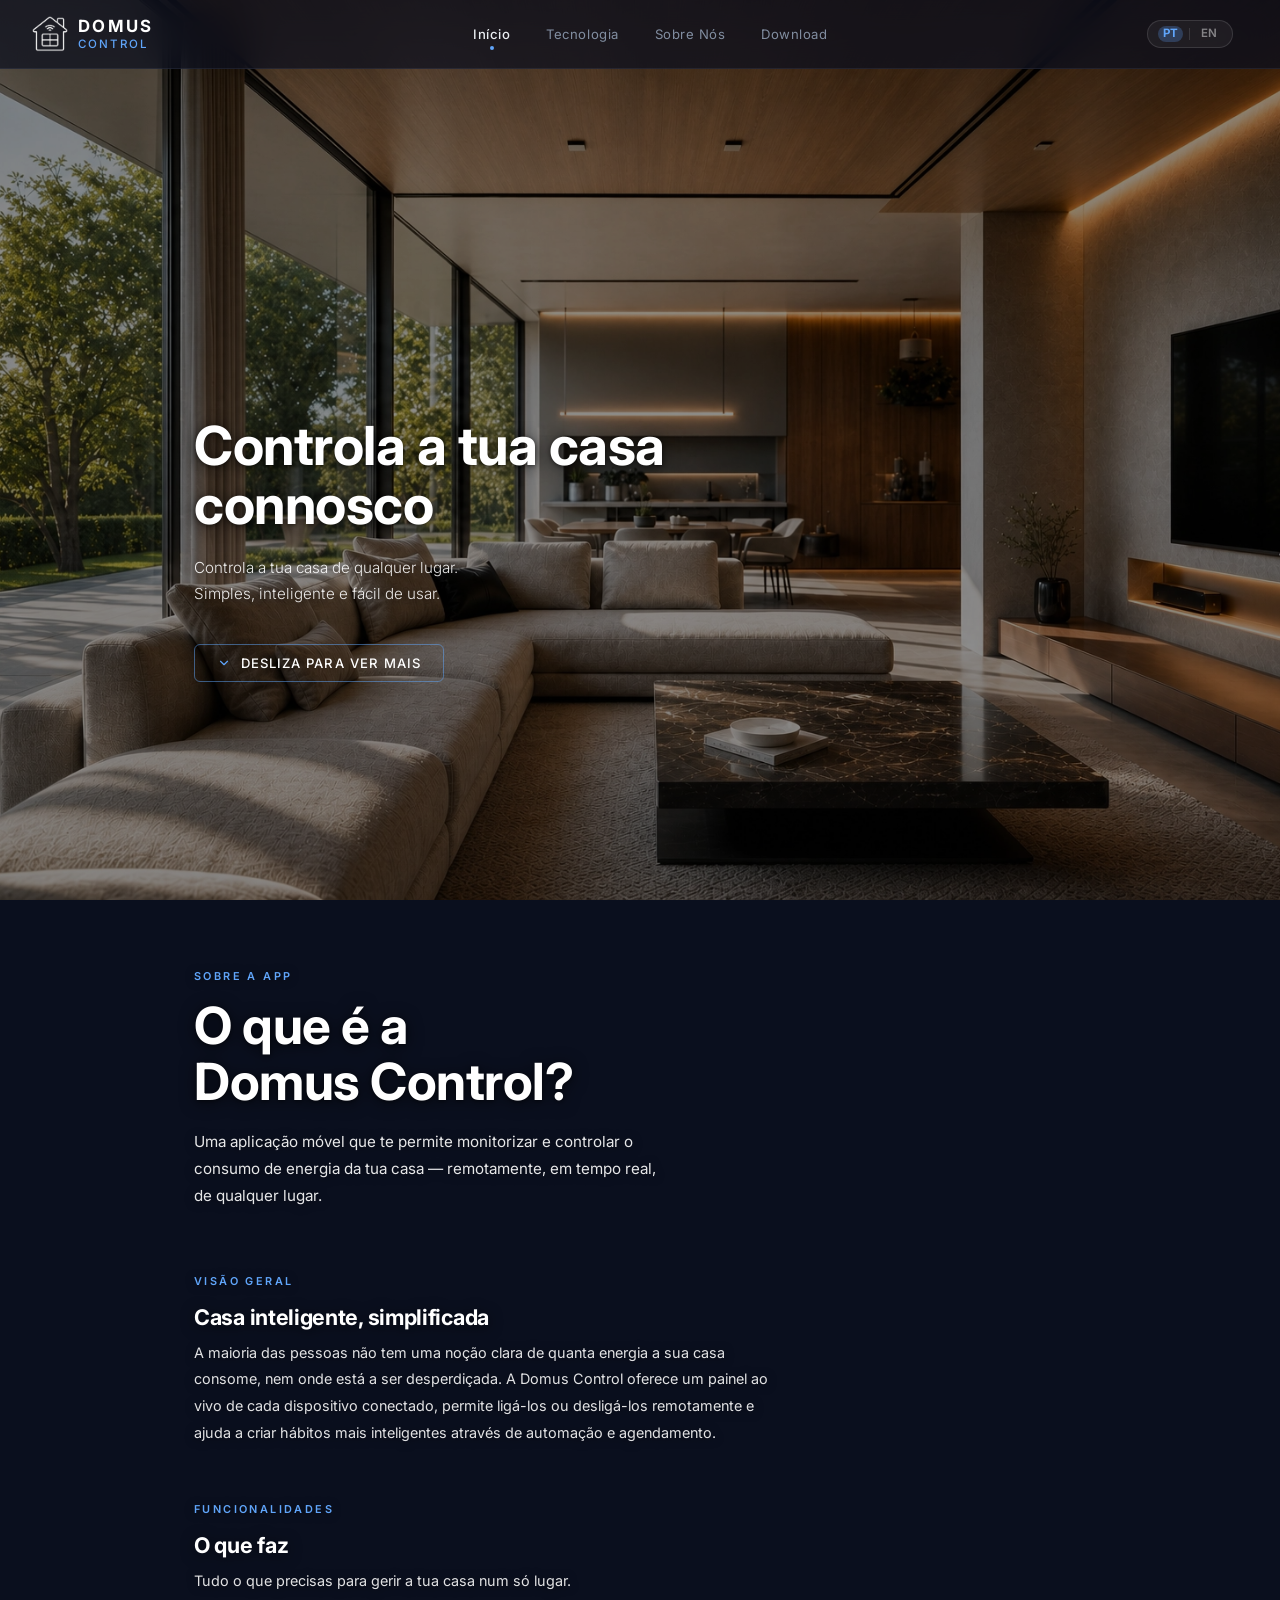
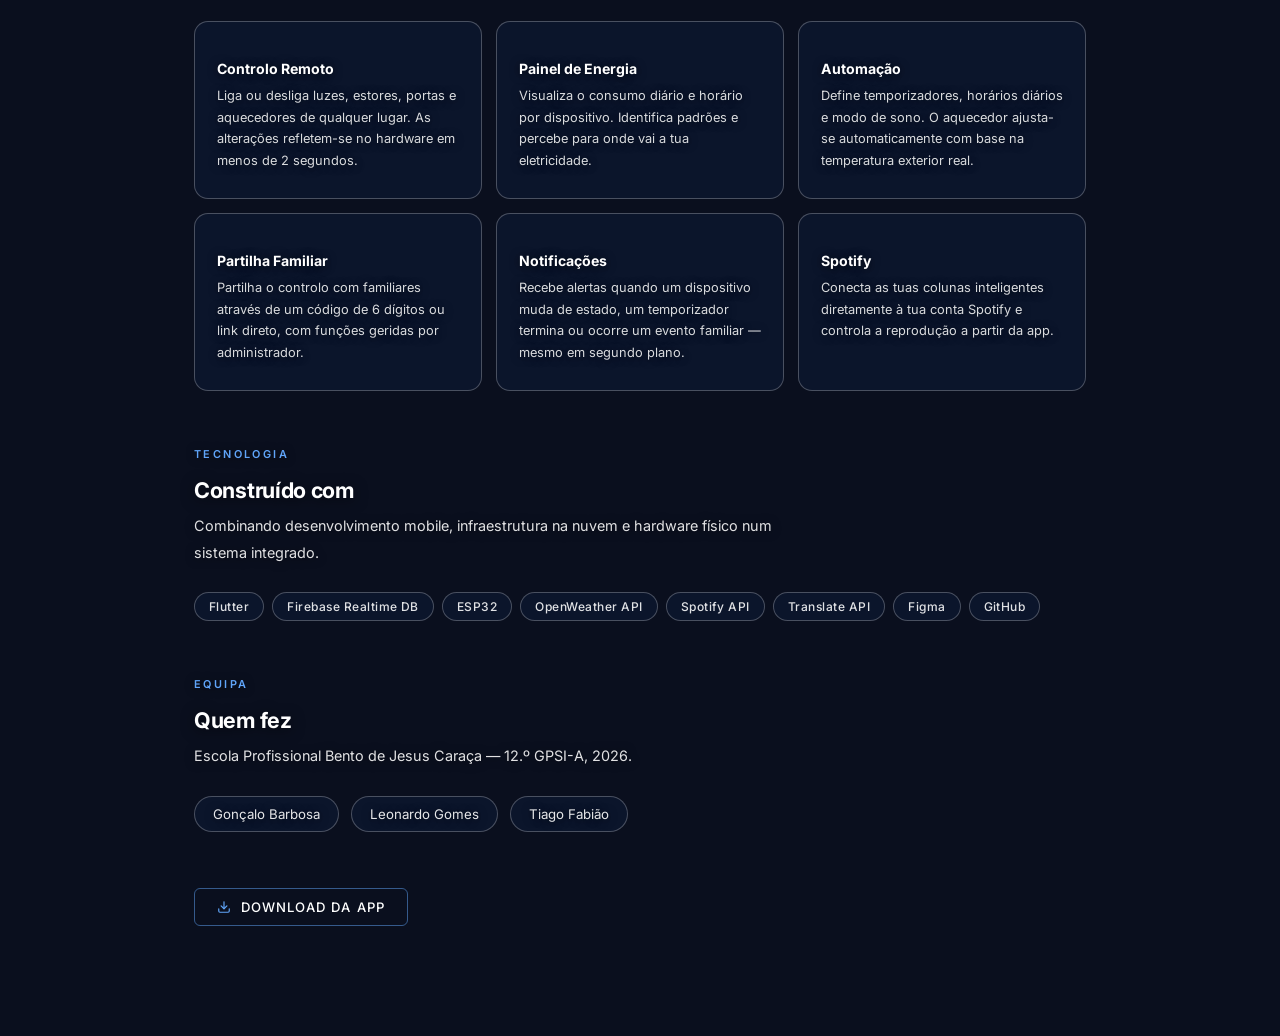
<file: index.html>
<!DOCTYPE html>
<html lang="pt">
<head>
    <meta charset="UTF-8">
    <meta name="viewport" content="width=device-width, initial-scale=1.0">
    <title>Domus Control</title>
    <link rel="preconnect" href="https://fonts.googleapis.com">
    <link rel="stylesheet" href="style.css">
    <link rel="icon" type="image/x-png" href="img/Logo_White.png">
</head>
<body class="scroll-page">

<div class="page-bg">
    <img src="img/Hero_section_2.png" alt="Smart Home Interior">
</div>

<header class="navbar">
    <div class="logo">
        <img src="img/Logo_White.png" alt="Domus Control Logo">
        <div class="logo-text">
            <span class="logo-name">DOMUS</span>
            <span class="logo-sub">CONTROL</span>
        </div>
    </div>
    
    <nav id="navMenu">
        <ul>
            <li><a href="index.html" class="active" data-i18n="nav_home">Início</a></li>
            <li><a href="technology.html" data-i18n="nav_tech">Tecnologia</a></li>
            <li><a href="sobre_nos.html" data-i18n="nav_team">Sobre Nós</a></li>
            <li><a href="download.html" data-i18n="nav_download">Download</a></li>
        </ul>
    </nav>

    <button class="hamburger" onclick="toggleMenu()" aria-label="Menu">
        <span></span><span></span><span></span>
    </button>

    <button class="lang-btn" onclick="toggleLang()" title="Mudar idioma">
        <span class="lang-option pt-option active">PT</span>
        <span class="lang-divider"></span>
        <span class="lang-option en-option">EN</span>
    </button>
</header>

<main class="home-page">

    <!-- HERO -->
    <section class="home-hero">
        <div class="home-hero-content">
            <h1 data-i18n="hero_title">Control your house<br>with us</h1>
            <p data-i18n="hero_text">
                Control your house from everywhere.<br>
                Simple, smart and easy to use.
            </p>
            <div class="home-hero-actions">
                <a href="#about-section" class="hero-cta">
                    <svg xmlns="http://www.w3.org/2000/svg" viewBox="0 0 24 24" fill="none" stroke="currentColor" stroke-width="2" stroke-linecap="round" stroke-linejoin="round">
                        <polyline points="6 9 12 15 18 9"/>
                    </svg>
                    <span data-i18n="scroll_more">Scroll to view more</span>
                </a>
            </div>
        </div>
    </section>

    <!-- ABOUT DOMUS -->
    <section class="about-page" id="about-section">
        <div class="about-header">
            <span class="about-eyebrow" data-i18n="about_eyebrow">About the App</span>
            <h1 data-i18n="about_title">What is<br>Domus Control?</h1>
            <p data-i18n="about_subtitle">A mobile application that lets you monitor and control your home's energy consumption — remotely, in real time, from anywhere.</p>
        </div>

        <div class="about-section">
            <span class="about-section-label" data-i18n="overview_label">Overview</span>
            <h2 data-i18n="overview_title">Smart home, simplified</h2>
            <p data-i18n="overview_text">Most people have no clear picture of how much energy their home uses, or where it's being wasted. Domus Control gives you a live dashboard of every connected device, lets you switch them on or off remotely, and helps you build smarter habits through automation and scheduling.</p>
        </div>

        <div class="about-section">
            <span class="about-section-label" data-i18n="features_label">Features</span>
            <h2 data-i18n="features_title">What it does</h2>
            <p data-i18n="features_text">Everything you need to manage your home from one place.</p>
            <div class="feature-grid">
                <div class="f-card">
                    <span class="f-card-icon"></span>
                    <h3 data-i18n="feature1_title">Remote Control</h3>
                    <p data-i18n="feature1_text">Switch lights, shutters, doors and heaters on or off from anywhere. Changes reflect on the hardware in under 2 seconds.</p>
                </div>
                <div class="f-card">
                    <span class="f-card-icon"></span>
                    <h3 data-i18n="feature2_title">Energy Dashboard</h3>
                    <p data-i18n="feature2_text">View daily and hourly consumption per device. Spot patterns and understand where your electricity goes.</p>
                </div>
                <div class="f-card">
                    <span class="f-card-icon"></span>
                    <h3 data-i18n="feature3_title">Automation</h3>
                    <p data-i18n="feature3_text">Set timers, daily schedules and sleep mode. The heater adjusts automatically based on real outdoor temperature.</p>
                </div>
                <div class="f-card">
                    <span class="f-card-icon"></span>
                    <h3 data-i18n="feature4_title">Family Sharing</h3>
                    <p data-i18n="feature4_text">Share control with family members via a 6-digit code or direct link, with admin-managed roles.</p>
                </div>
                <div class="f-card">
                    <span class="f-card-icon"></span>
                    <h3 data-i18n="feature5_title">Notifications</h3>
                    <p data-i18n="feature5_text">Get alerts when a device changes state, a timer ends, or a family event occurs — even in the background.</p>
                </div>
                <div class="f-card">
                    <span class="f-card-icon"></span>
                    <h3 data-i18n="feature6_title">Spotify</h3>
                    <p data-i18n="feature6_text">Connect your smart speakers directly to your Spotify account and control playback from the app.</p>
                </div>
            </div>
        </div>

        <div class="about-section">
            <span class="about-section-label" data-i18n="tech_label">Technology</span>
            <h2 data-i18n="tech_title">Built with</h2>
            <p data-i18n="tech_text">Combining mobile development, cloud infrastructure and physical hardware into one integrated system.</p>
            <div class="tech-list">
                <span class="tech-tag">Flutter</span>
                <span class="tech-tag">Firebase Realtime DB</span>
                <span class="tech-tag">ESP32</span>
                <span class="tech-tag">OpenWeather API</span>
                <span class="tech-tag">Spotify API</span>
                <span class="tech-tag">Translate API</span>
                <span class="tech-tag">Figma</span>
                <span class="tech-tag">GitHub</span>
            </div>
        </div>

        <div class="about-section">
            <span class="about-section-label" data-i18n="team_label">Team</span>
            <h2 data-i18n="team_title">Who made it</h2>
            <p data-i18n="team_text">Escola Profissional Bento de Jesus Caraça — 12.º GPSI-A, 2026.</p>
            <div class="team-row">
                <div class="team-pill"><span>Gonçalo Barbosa</span></div>
                <div class="team-pill"><span>Leonardo Gomes</span></div>
                <div class="team-pill"><span>Tiago Fabião</span></div>
            </div>
        </div>

        <!-- DOWNLOAD BUTTON -->
        <div class="download-banner-left">
            <a href="download.html" class="hero-cta">
                <svg xmlns="http://www.w3.org/2000/svg" viewBox="0 0 24 24" fill="none" stroke="currentColor" stroke-width="2" stroke-linecap="round" stroke-linejoin="round">
                    <path d="M21 15v4a2 2 0 0 1-2 2H5a2 2 0 0 1-2-2v-4"/>
                    <polyline points="7 10 12 15 17 10"/>
                    <line x1="12" y1="15" x2="12" y2="3"/>
                </svg>
                <span data-i18n="download_btn">Download the App</span>
            </a>
        </div>

    </section>

</main>

<script src="script.js"></script>
</body>
</html>
</file>
<file: style.css>
@import url('https://fonts.googleapis.com/css2?family=Inter:wght@300;400;500;600;700;800&display=swap');

/* ════════════════════════════════════════════════════════════
   VARIABLES
   ════════════════════════════════════════════════════════════ */
:root {
    --accent:              #60A5FA;
    --accent-dim:          #94ACD4;
    --white:               #ffffff;
    --text-main:           rgba(241,245,249,0.97);
    --text-muted:          rgba(148,163,184,0.85);

    --card-bg:             rgba(15,30,60,0.45);
    --card-bg-hover:       rgba(30,60,120,0.55);
    --card-border:         rgba(255,255,255,0.25);
    --card-border-hover:   rgba(96,165,250,0.50);

    --nav-bg:              rgba(10,15,30,0.7);
    --nav-border:          rgba(148,163,212,0.10);

    --ts-sm:   0 1px 8px rgba(0,0,0,0.60);
    --ts-md:   0 2px 16px rgba(0,0,0,0.65);
    --ts-body: 0 1px 10px rgba(0,0,0,0.58);
}

/* ════════════════════════════════════════════════════════════
   RESET & BASE
   ════════════════════════════════════════════════════════════ */
* { margin: 0; padding: 0; box-sizing: border-box; }

body, html {
    width: 100%;
    height: 100vh;
    overflow: hidden;
    font-family: 'Inter', sans-serif;
    background: #0A0F1E;
}

html:has(> body.scroll-page),
body.scroll-page { height: auto; overflow: auto; }

/* ════════════════════════════════════════════════════════════
   ANIMATIONS
   ════════════════════════════════════════════════════════════ */
@keyframes imgReveal {
    from { opacity: 0; transform: scale(1.04); }
    to   { opacity: 1; transform: scale(1); }
}
@keyframes fadeDown {
    from { opacity: 0; transform: translateY(-12px); }
    to   { opacity: 1; transform: translateY(0); }
}
@keyframes linkFade {
    from { opacity: 0; transform: translateY(-5px); }
    to   { opacity: 1; transform: translateY(0); }
}
@keyframes contentUp {
    from { opacity: 0; transform: translateY(18px); }
    to   { opacity: 1; transform: translateY(0); }
}

/* ════════════════════════════════════════════════════════════
   SHARED — NAVBAR
   ════════════════════════════════════════════════════════════ */
.navbar {
    width: 100%;
    display: flex;
    align-items: center;
    justify-content: flex-end;
    padding: 16px 32px;
    z-index: 1000;
    position: sticky;
    top: 0;
    background: var(--nav-bg);
    backdrop-filter: blur(18px);
    -webkit-backdrop-filter: blur(18px);
    border-bottom: 1px solid var(--nav-border);
    gap: 12px;
}

.logo {
    margin-right: auto;
}

.navbar::before,
.navbar::after,
.logo::after,
.logo::before,
.lang-btn::before,
.lang-btn::after,
.hamburger::before,
.hamburger::after {
    display: none !important;
    content: none !important;
}

/* ════════════════════════════════════════════════════════════
   SHARED — LOGO
   ════════════════════════════════════════════════════════════ */
.logo { display: flex; align-items: center; gap: 10px; flex-shrink: 0; }
.logo img { height: 36px; width: auto; }
.logo-text { display: flex; flex-direction: column; line-height: 1; gap: 4px; }
.logo-name { font-size: 1.05rem; font-weight: 700; color: var(--white); letter-spacing: 0.14em; }
.logo-sub  { font-size: 0.72rem; font-weight: 500; color: var(--accent); letter-spacing: 0.18em; }

/* ════════════════════════════════════════════════════════════
   SHARED — NAV LINKS
   ════════════════════════════════════════════════════════════ */
nav { flex-shrink: 0; }
nav ul { display: flex; list-style: none; gap: 0; align-items: center; }

nav ul li { opacity: 0; animation: linkFade 0.4s cubic-bezier(0.16,1,0.3,1) forwards; }
nav ul li:nth-child(1) { animation-delay: 0.30s; }
nav ul li:nth-child(2) { animation-delay: 0.38s; }
nav ul li:nth-child(3) { animation-delay: 0.46s; }
nav ul li:nth-child(4) { animation-delay: 0.54s; }

nav ul li a {
    text-decoration: none;
    color: var(--text-muted);
    font-weight: 400;
    font-size: 0.82rem;
    padding: 6px 18px;
    display: block;
    letter-spacing: 0.04em;
    transition: color 0.22s;
    white-space: nowrap;
    position: relative;
}
nav ul li a.active { color: var(--text-main); font-weight: 500; }
nav ul li a.active::after {
    content: '';
    position: absolute;
    bottom: -2px; left: 50%;
    transform: translateX(-50%);
    width: 4px; height: 4px;
    border-radius: 50%;
    background: var(--accent);
}
nav ul li a:hover:not(.active) { color: var(--text-main); }

/* ════════════════════════════════════════════════════════════
   LANGUAGE SWITCH
   ════════════════════════════════════════════════════════════ */
.lang-btn {
    display: flex;
    align-items: center;
    gap: 6px;
    background: rgba(255, 255, 255, 0.05);
    border: 1px solid rgba(255, 255, 255, 0.12);
    color: var(--white);
    padding: 5px 10px;
    border-radius: 20px;
    cursor: pointer;
    font-family: 'Inter', sans-serif;
    font-size: 0.72rem;
    font-weight: 600;
    transition: all 0.2s;
    white-space: nowrap;
    flex-shrink: 0;
    margin-left: auto;
    outline: none !important;
    box-shadow: none !important;
    margin-right: 15px;
}
.lang-btn:hover {
    border-color: rgba(96, 165, 250, 0.35);
}
.lang-btn .lang-option {
    padding: 2px 5px;
    border-radius: 10px;
    transition: all 0.2s;
    line-height: 1;
}
.lang-btn .lang-option.active {
    background: rgba(96, 165, 250, 0.25);
    color: var(--accent);
    font-weight: 700;
}
.lang-btn .lang-option:not(.active) { opacity: 0.45; }
.lang-btn .lang-divider {
    width: 1px;
    height: 12px;
    background: rgba(255, 255, 255, 0.12);
    flex-shrink: 0;
}

/* ════════════════════════════════════════════════════════════
   HAMBURGER MENU
   ════════════════════════════════════════════════════════════ */
.hamburger {
    display: none;
    flex-direction: column;
    justify-content: center;
    align-items: center;
    gap: 5px;
    width: 36px;
    height: 36px;
    background: none !important;
    border: none !important;
    cursor: pointer;
    z-index: 1001;
    padding: 4px;
    outline: none !important;
    box-shadow: none !important;
    flex-shrink: 0;
    margin-left: auto;
}
.hamburger span {
    display: block;
    width: 22px;
    height: 2px;
    background: var(--white);
    border-radius: 2px;
    transition: all 0.3s ease;
}
.hamburger.open span:nth-child(1) { transform: rotate(45deg) translate(5px, 5px); }
.hamburger.open span:nth-child(2) { opacity: 0; }
.hamburger.open span:nth-child(3) { transform: rotate(-45deg) translate(5px, -5px); }

/* ════════════════════════════════════════════════════════════
   MOBILE NAVBAR
   ════════════════════════════════════════════════════════════ */
@media (max-width: 768px) {
    .navbar { padding: 14px 18px; flex-wrap: wrap; gap: 10px; }
    .logo img { height: 28px; }
    .logo-name { font-size: 0.9rem; }
    .logo-sub { font-size: 0.65rem; }
    .hamburger { display: flex; }
    
    .lang-btn { margin-left: 0; }
    
    nav {
        position: fixed;
        top: 0;
        right: -100%;
        width: 75%;
        max-width: 300px;
        height: 100vh;
        background: rgba(10, 15, 30, 0.98);
        backdrop-filter: blur(20px);
        -webkit-backdrop-filter: blur(20px);
        padding: 90px 30px 30px;
        transition: right 0.35s cubic-bezier(0.16, 1, 0.3, 1);
        z-index: 1000;
        border-left: 1px solid rgba(255, 255, 255, 0.08);
    }
    nav.open { right: 0; }
    nav ul { flex-direction: column; gap: 8px; width: 100%; }
    nav ul li { opacity: 1; animation: none; width: 100%; }
    nav ul li a {
        font-size: 1rem;
        padding: 14px 16px;
        display: block;
        width: 100%;
        border-radius: 10px;
        transition: background 0.2s;
    }
    nav ul li a:hover,
    nav ul li a.active { background: rgba(96, 165, 250, 0.1); }
    nav ul li a.active::after { display: none; }
    
    nav::before {
        content: '';
        position: fixed;
        top: 0; left: 0;
        width: 100%; height: 100%;
        background: rgba(0, 0, 0, 0.5);
        z-index: -1;
        opacity: 0;
        pointer-events: none;
        transition: opacity 0.35s ease;
    }
    nav.open::before { opacity: 1; pointer-events: auto; }
}

@media (max-width: 480px) {
    .navbar { padding: 12px 14px; gap: 8px; }
    nav { width: 85%; padding: 80px 20px 20px; }
    nav ul li a { font-size: 0.95rem; padding: 12px 14px; }
    .lang-btn { padding: 4px 8px; font-size: 0.7rem; gap: 4px; }
    .lang-btn .lang-option { padding: 1px 4px; }
}

/* ════════════════════════════════════════════════════════════
   SCROLL PAGES — shared
   ════════════════════════════════════════════════════════════ */
.page-bg { position: fixed; inset: 0; z-index: 0; }
.page-bg img { width: 100%; height: 100%; object-fit: cover; object-position: center center; }
.page-bg::after {
    content: '';
    position: absolute;
    inset: 0;
    background: rgba(0, 0, 0, 0.45);
}

.about-page,
.tech-page {
    position: relative;
    z-index: 10;
    max-width: 1020px;
    margin: 0 auto;
    padding: 72px 64px 110px;
}

.about-header {
    margin-bottom: 64px;
    opacity: 0;
    animation: contentUp 0.8s 0.3s cubic-bezier(0.16,1,0.3,1) forwards;
}
.about-eyebrow {
    display: block;
    font-size: 0.68rem;
    font-weight: 600;
    letter-spacing: 0.22em;
    text-transform: uppercase;
    color: var(--accent);
    margin-bottom: 14px;
    text-shadow: var(--ts-sm);
}
.about-header h1 {
    font-size: clamp(2.2rem, 4vw, 3.4rem);
    font-weight: 700;
    color: var(--white);
    line-height: 1.1;
    letter-spacing: -0.5px;
    margin-bottom: 18px;
    text-shadow: var(--ts-md), 0 1px 4px rgba(0,0,0,0.5);
}
.about-header p {
    font-size: 0.95rem;
    color: rgba(255,255,255,0.90);
    line-height: 1.8;
    font-weight: 400;
    max-width: 480px;
    text-shadow: var(--ts-body);
}

.about-section {
    margin-bottom: 56px;
    opacity: 0;
    animation: contentUp 0.7s cubic-bezier(0.16,1,0.3,1) forwards;
}
.about-section-label {
    display: block;
    font-size: 0.68rem;
    font-weight: 600;
    letter-spacing: 0.22em;
    text-transform: uppercase;
    color: var(--accent);
    margin-bottom: 16px;
    text-shadow: var(--ts-sm);
}
.about-section h2 {
    font-size: 1.35rem;
    font-weight: 700;
    color: var(--white);
    margin-bottom: 10px;
    letter-spacing: -0.3px;
    text-shadow: 0 2px 14px rgba(0,0,0,0.65);
}
.about-section > p {
    font-size: 0.9rem;
    color: rgba(255,255,255,0.88);
    line-height: 1.85;
    font-weight: 400;
    max-width: 600px;
    margin-bottom: 26px;
    text-shadow: var(--ts-body);
}
.about-section > p + p { margin-top: -14px; }

/* feature cards */
.feature-grid { display: grid; grid-template-columns: repeat(3, 1fr); gap: 14px; }
.f-card {
    background: var(--card-bg);
    border: 1px solid var(--card-border);
    border-radius: 14px;
    padding: 26px 22px;
    transition: border-color 0.25s, background 0.25s, transform 0.22s;
}
.f-card:hover { border-color: var(--card-border-hover); background: var(--card-bg-hover); transform: translateY(-3px); }
.f-card-icon { font-size: 1.3rem; margin-bottom: 12px; display: block; }
.f-card h3 { font-size: 0.88rem; font-weight: 700; color: var(--white); margin-bottom: 8px; text-shadow: 0 1px 10px rgba(0,0,0,0.70); }
.f-card p  { font-size: 0.80rem; color: rgba(255,255,255,0.85); line-height: 1.7; font-weight: 400; text-shadow: var(--ts-sm); }

/* tech tags */
.tech-list { display: flex; flex-wrap: wrap; gap: 8px; }
.tech-tag {
    background: var(--card-bg);
    border: 1px solid var(--card-border);
    color: rgba(255,255,255,0.88);
    font-size: 0.75rem;
    font-weight: 500;
    padding: 6px 14px;
    border-radius: 100px;
    letter-spacing: 0.04em;
    transition: background 0.2s, border-color 0.2s, transform 0.22s;
}

/* team */
.team-row { display: flex; flex-wrap: wrap; gap: 12px; }
.team-pill {
    display: flex;
    align-items: center;
    justify-content: center;
    gap: 10px;
    background: var(--card-bg);
    border: 1px solid var(--card-border);
    border-radius: 100px;
    padding: 9px 18px;
    transition: border-color 0.25s, background 0.25s, transform 0.22s;
}
.team-pill span {
    font-size: 0.83rem; 
    color: rgba(255,255,255,0.90); 
    font-weight: 400; 
    text-shadow: var(--ts-sm); 
    text-align: center;
}

/* back button */
.about-back {
    display: inline-flex;
    align-items: center;
    gap: 10px;
    color: var(--white);
    text-decoration: none;
    font-size: 0.82rem;
    font-weight: 500;
    letter-spacing: 0.08em;
    text-transform: uppercase;
    padding: 10px 22px;
    border: 1px solid rgba(96,165,250,0.5);
    border-radius: 6px;
    margin-top: 20px;
    opacity: 0;
    animation: contentUp 0.7s cubic-bezier(0.16,1,0.3,1) forwards;
    transition: border-color 0.25s, background 0.25s, gap 0.25s;
    text-shadow: var(--ts-sm);
}
.about-back:hover { border-color: rgba(96,165,250,0.90); background: var(--card-bg-hover); gap: 16px; }
.about-back svg { width: 14px; height: 14px; color: var(--accent); transform: rotate(180deg); transition: transform 0.25s; }
.about-back:hover svg { transform: rotate(180deg) translateX(3px); }

/* ════════════════════════════════════════════════════════════
   ABOUT PAGE
   ════════════════════════════════════════════════════════════ */
.about-page .about-section:nth-child(2) { animation-delay: 0.40s; }
.about-page .about-section:nth-child(3) { animation-delay: 0.50s; }
.about-page .about-section:nth-child(4) { animation-delay: 0.60s; }
.about-page .about-section:nth-child(5) { animation-delay: 0.70s; }
.about-page .about-back { animation-delay: 0.78s; }

/* ════════════════════════════════════════════════════════════
   TECHNOLOGY PAGE
   ════════════════════════════════════════════════════════════ */
.tech-page .about-section:nth-child(2) { animation-delay: 0.40s; }
.tech-page .about-section:nth-child(3) { animation-delay: 0.52s; }
.tech-page .about-back { animation-delay: 0.64s; }

.tech-page .feature-grid { grid-template-columns: 1fr 1fr; }

.comp-grid {
    display: grid;
    grid-template-columns: 1fr 1fr;
    gap: 0;
    border: 1px solid var(--card-border);
    border-radius: 14px;
    overflow: hidden;
}
.comp-row {
    display: flex;
    align-items: flex-start;
    gap: 16px;
    background: var(--card-bg);
    border-right: 1px solid rgba(255,255,255,0.08);
    border-bottom: 1px solid rgba(255,255,255,0.08);
    padding: 22px 24px;
    transition: background 0.25s;
}
.comp-row h4 { font-size: 0.84rem; font-weight: 600; color: var(--white); margin-bottom: 4px; text-shadow: var(--ts-sm); }
.comp-row p  { font-size: 0.78rem; color: rgba(255,255,255,0.80); line-height: 1.6; font-weight: 400; text-shadow: var(--ts-sm); }

/* ════════════════════════════════════════════════════════════
   SOBRE NÓS PAGE
   ════════════════════════════════════════════════════════════ */
.sobre-page .about-section:nth-child(2) { animation-delay: 0.40s; }
.sobre-page .about-section:nth-child(3) { animation-delay: 0.52s; }
.sobre-page .about-section:nth-child(4) { animation-delay: 0.64s; }
.sobre-page .about-section:nth-child(5) { animation-delay: 0.76s; }
.sobre-page .about-back              { animation-delay: 0.84s; }

.member-grid {
    display: grid;
    grid-template-columns: repeat(3, 1fr);
    gap: 14px;
}
.member-card {
    background: var(--card-bg);
    border: 1px solid var(--card-border);
    border-radius: 14px;
    padding: 26px 22px;
    text-align: center;
    transition: border-color 0.25s, background 0.25s, transform 0.22s;
}
.member-avatar {
    width: 44px; height: 44px;
    border-radius: 50%;
    background: rgba(96,165,250,0.10);
    border: 1px solid rgba(96,165,250,0.25);
    display: flex; align-items: center; justify-content: center;
    font-size: 0.76rem; font-weight: 700;
    color: var(--accent);
    letter-spacing: 0.05em;
    margin: 0 auto 14px;
}
.member-card h3 { font-size: 0.88rem; font-weight: 700; color: var(--white); margin-bottom: 8px; text-shadow: 0 1px 10px rgba(0,0,0,0.70); }
.member-card p  { font-size: 0.80rem; color: rgba(255,255,255,0.85); line-height: 1.7; font-weight: 400; text-shadow: var(--ts-sm); margin-bottom: 14px; }
.member-card .tech-list { justify-content: center; }

.disc-grid {
    display: grid;
    grid-template-columns: 1fr 1fr;
    gap: 14px;
}
.disc-card {
    background: var(--card-bg);
    border: 1px solid var(--card-border);
    border-radius: 14px;
    padding: 24px 20px;
    transition: border-color 0.25s, background 0.25s;
}
.disc-abbr {
    font-size: 1.5rem; font-weight: 800;
    color: var(--accent); margin-bottom: 6px;
    display: block; letter-spacing: -0.5px;
    text-shadow: 0 0 20px rgba(96,165,250,0.35);
}
.disc-name {
    font-size: 0.78rem; font-weight: 600;
    color: var(--white); margin-bottom: 8px;
    text-shadow: var(--ts-sm);
}
.disc-desc {
    font-size: 0.78rem; color: rgba(255,255,255,0.78);
    line-height: 1.65; text-shadow: var(--ts-sm);
}

/* ════════════════════════════════════════════════════════════
   HOMEPAGE
   ════════════════════════════════════════════════════════════ */
.home-page {
    position: relative;
    z-index: 10;
    max-width: 1020px;
    margin: 0 auto;
    padding: 0 64px;
}
.home-hero {
    min-height: 100vh;
    display: flex;
    align-items: center;
    padding-top: 100px;
    padding-bottom: 40px;
}
.home-hero-content { max-width: 520px; }
.home-hero-content h1 {
    font-size: clamp(2.6rem, 4.2vw, 3.8rem);
    font-weight: 700;
    color: var(--white);
    line-height: 1.1;
    margin-bottom: 20px;
    letter-spacing: -0.5px;
    text-shadow: var(--ts-md), 0 1px 4px rgba(0,0,0,0.5);
}
.home-hero-content p {
    font-size: 0.95rem;
    color: rgba(255,255,255,0.90);
    line-height: 1.75;
    margin-bottom: 36px;
    font-weight: 300;
    text-shadow: var(--ts-body);
}
.home-hero-actions {
    display: flex;
    flex-wrap: wrap;
    gap: 14px;
    align-items: center;
}
.home-page .about-page { padding: 0 0 110px; }

.hero-cta {
    display: inline-flex;
    align-items: center;
    gap: 10px;
    color: var(--white);
    text-decoration: none;
    font-size: 0.82rem;
    font-weight: 500;
    letter-spacing: 0.08em;
    text-transform: uppercase;
    padding: 10px 22px;
    border: 1px solid rgba(96,165,250,0.5);
    border-radius: 6px;
    transition: border-color 0.25s, background 0.25s, gap 0.25s;
}
.hero-cta:hover { border-color: rgba(96,165,250,0.90); background: var(--card-bg-hover); gap: 16px; }
.hero-cta svg { width: 14px; height: 14px; color: var(--accent); transition: transform 0.25s; }
.hero-cta:hover svg { transform: translateX(3px); }

.download-banner-left { padding: 0; margin-top: 8px; }
.download-banner-left .hero-cta { opacity: 1; animation: none; }

/* ════════════════════════════════════════════════════════════
   DOWNLOAD PAGE
   ════════════════════════════════════════════════════════════ */
.download-page {
    position: relative;
    z-index: 10;
    max-width: 600px;
    margin: 0 auto;
    padding: 100px 24px 80px;
    text-align: center;
}
.download-hero { margin-bottom: 40px; }
.download-hero h1 {
    font-size: clamp(2rem, 4vw, 3rem);
    font-weight: 700;
    color: var(--white);
    margin-bottom: 14px;
    text-shadow: var(--ts-md);
}
.download-hero p {
    font-size: 0.9rem;
    color: rgba(255,255,255,0.80);
    line-height: 1.7;
    max-width: 420px;
    margin: 0 auto;
    text-shadow: var(--ts-body);
}
.download-card {
    background: var(--card-bg);
    border: 1px solid var(--card-border);
    border-radius: 18px;
    padding: 36px 28px;
}
.download-icon {
    width: 56px; height: 56px;
    margin: 0 auto 18px;
    background: rgba(96, 165, 250, 0.12);
    border: 1px solid rgba(96, 165, 250, 0.25);
    border-radius: 14px;
    display: flex; align-items: center; justify-content: center;
    color: var(--accent);
}
.download-icon svg { width: 26px; height: 26px; }
.download-card h2 { font-size: 1.2rem; font-weight: 700; color: var(--white); margin-bottom: 6px; }
.version { font-size: 0.78rem; color: rgba(255,255,255,0.50); margin-bottom: 14px; }
.desc { font-size: 0.80rem; color: rgba(255,255,255,0.65); line-height: 1.6; margin-bottom: 24px; }
.download-main-btn {
    display: inline-flex;
    align-items: center;
    gap: 10px;
    background: var(--accent);
    color: #fff;
    text-decoration: none;
    font-size: 0.9rem;
    font-weight: 600;
    padding: 14px 28px;
    border-radius: 10px;
    transition: background 0.2s, gap 0.2s;
    margin-bottom: 18px;
}
.download-main-btn:hover { background: #4B8FE0; gap: 14px; }
.download-main-btn svg { width: 18px; height: 18px; }
.alt-text { font-size: 0.75rem; color: rgba(255,255,255,0.40); }
.alt-text a { color: var(--accent); text-decoration: none; }
.alt-text a:hover { text-decoration: underline; }

/* ════════════════════════════════════════════════════════════
   RESPONSIVE
   ════════════════════════════════════════════════════════════ */
@media (max-width: 768px) {
    .about-page,
    .tech-page { padding: 40px 24px 80px; }
    .about-header h1 { font-size: clamp(1.6rem, 5vw, 2.4rem); }
    .about-header p { font-size: 0.85rem; max-width: 100%; }
    .about-section h2 { font-size: 1.15rem; }
    .about-section > p { font-size: 0.82rem; max-width: 100%; }
    
    .home-page { padding: 0 24px; }
    .home-hero { padding-top: 80px; }
    .home-page .about-page { padding: 0 0 80px; }
}

@media (max-width: 780px) {
    .feature-grid { grid-template-columns: 1fr 1fr; }
    .member-grid { grid-template-columns: 1fr; }
}

@media (max-width: 600px) {
    .tech-page .feature-grid { grid-template-columns: 1fr; }
    .comp-grid { grid-template-columns: 1fr; }
    .disc-grid { grid-template-columns: 1fr; }
}

@media (max-width: 500px) { 
    .feature-grid { grid-template-columns: 1fr; }
    .f-card { padding: 20px 16px; }
    .f-card h3 { font-size: 0.82rem; }
    .f-card p { font-size: 0.75rem; }
}

@media (max-width: 480px) {
    .about-page,
    .tech-page { padding: 32px 16px 70px; }
    .about-header h1 { font-size: 1.4rem; }
    .about-header p { font-size: 0.78rem; }
    .about-eyebrow { font-size: 0.62rem; }
    .about-section-label { font-size: 0.62rem; }
    
    .about-back { font-size: 0.75rem; padding: 8px 18px; }
    .tech-tag { font-size: 0.7rem; padding: 5px 12px; }
    .team-pill { padding: 7px 14px; }
    .team-pill span { font-size: 0.75rem; }
    .comp-row { padding: 16px 18px; gap: 12px; }
    .comp-row h4 { font-size: 0.78rem; }
    .comp-row p { font-size: 0.73rem; }
    .member-card { padding: 20px 16px; }
    .member-card h3 { font-size: 0.82rem; }
    .member-card p { font-size: 0.75rem; }
    .disc-card { padding: 18px 16px; }
    .disc-abbr { font-size: 1.3rem; }
    .disc-name { font-size: 0.73rem; }
    .disc-desc { font-size: 0.73rem; }
    
    .home-page { padding: 0 16px; }
    .home-hero { padding-top: 70px; }
    .home-page .about-page { padding: 0 0 70px; }
    .home-hero-actions { flex-direction: column; align-items: flex-start; }
    
    .download-page { padding: 80px 16px 60px; }
    .download-card { padding: 26px 18px; }
    .download-main-btn { padding: 12px 22px; font-size: 0.82rem; }
}
</file>
